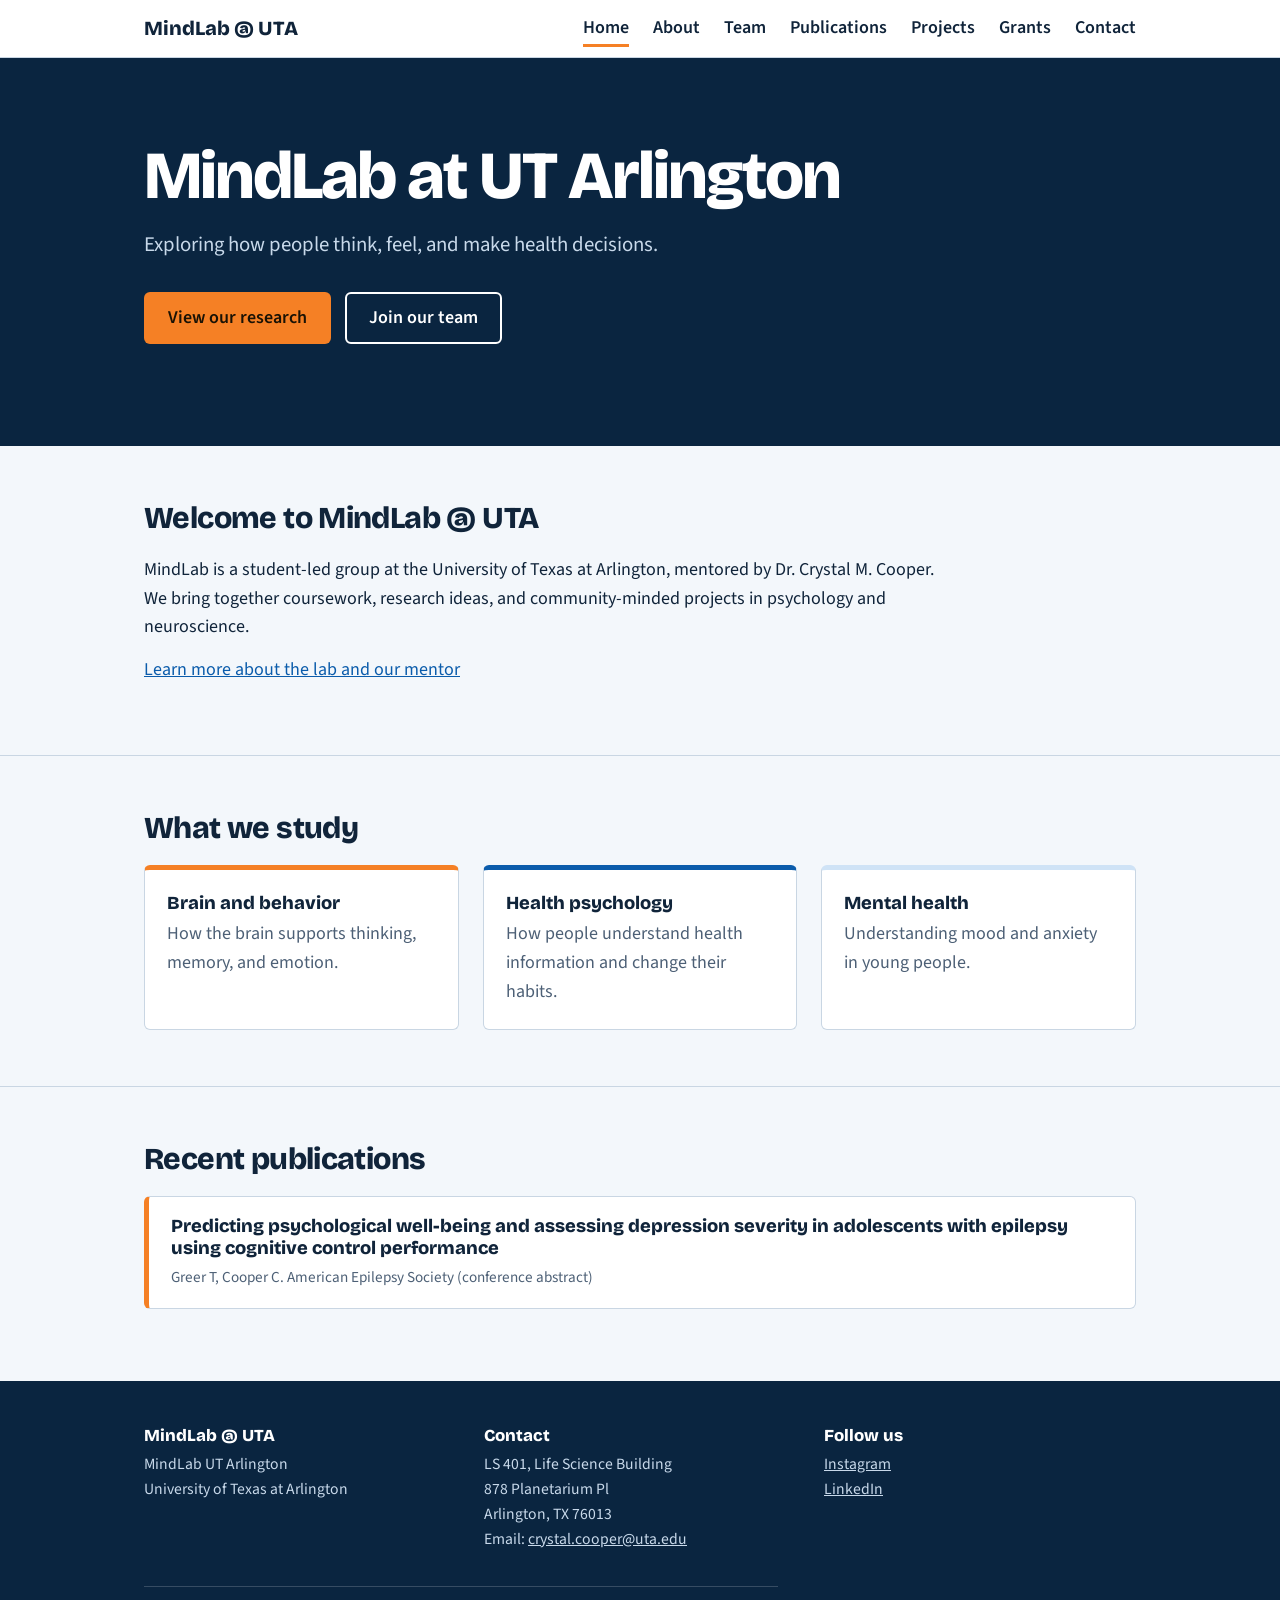
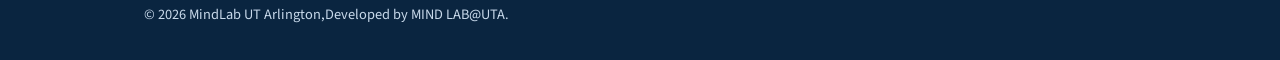
<file: index.html>
<!DOCTYPE html>
<html lang="en">
<head>
<meta charset="utf-8">
<meta name="viewport" content="width=device-width, initial-scale=1">
<title>MindLab @ UTA - Home</title>
<link rel="stylesheet" href="https://fonts.googleapis.com/css2?family=Bricolage+Grotesque:opsz,wght@12..96,500;12..96,800&family=Source+Sans+3:wght@400;600&display=swap">
<link rel="stylesheet" href="style.css">
</head>
<body>
<header class="site-header">
  <div class="wrap">
    <a class="brand" href="index.html">MindLab @ UTA</a>
    <nav aria-label="Main">
      <a href="index.html" class="active">Home</a>
      <a href="about.html">About</a>
      <a href="team.html">Team</a>
      <a href="publications.html">Publications</a>
      <a href="projects.html">Projects</a>
      <a href="grants.html">Grants</a>
      <a href="contact.html">Contact</a>
    </nav>
  </div>
</header>
<div class="hero">
  <div class="wrap">
    <!-- EDIT: main headline and tagline -->
    <h1>MindLab at UT Arlington</h1>
    <p>Exploring how people think, feel, and make health decisions.</p>
    <a class="btn" href="projects.html">View our research</a>
    <a class="btn alt" href="contact.html">Join our team</a>
  </div>
</div>
<main>
<section>
  <div class="wrap">
    <!-- EDIT: welcome paragraph -->
    <h2>Welcome to MindLab @ UTA</h2>
    <p>MindLab is a student-led group at the University of Texas at Arlington, mentored by Dr. Crystal M. Cooper. We bring together coursework, research ideas, and community-minded projects in psychology and neuroscience.</p>
    <p><a href="about.html">Learn more about the lab and our mentor</a></p>
  </div>
</section>
<section>
  <div class="wrap">
    <h2>What we study</h2>
    <!-- EDIT: three focus areas. Copy a whole <div class="card"> block to add another. -->
    <div class="cards">
      <div class="card"><h3>Brain and behavior</h3><p>How the brain supports thinking, memory, and emotion.</p></div>
      <div class="card"><h3>Health psychology</h3><p>How people understand health information and change their habits.</p></div>
      <div class="card"><h3>Mental health</h3><p>Understanding mood and anxiety in young people.</p></div>
    </div>
  </div>
</section>
<section>
  <div class="wrap">
    <h2>Recent publications</h2>
    <!-- EDIT: replace these with your lab's papers. Copy a whole <div class="pub"> block to add another. -->
    <div class="pub">
      <h3>Predicting psychological well-being and assessing depression severity in adolescents with epilepsy using cognitive control performance</h3>
      <p class="meta">Greer T, Cooper C. American Epilepsy Society (conference abstract)</p>
    </div>
</main>

<footer class="site-footer">
  <div class="wrap">
    <div class="cols">
      <div>
        <h3>MindLab @ UTA</h3>
        <p><!-- EDIT: lab full name -->MindLab UT Arlington<br>University of Texas at Arlington</p>
      </div>
      <div>
        <h3>Contact</h3>
        <p><!-- EDIT: room, address, email -->LS 401, Life Science Building<br>878 Planetarium Pl<br>Arlington, TX 76013<br>Email: <a href="mailto:crystal.cooper@uta.edu">crystal.cooper@uta.edu</a></p>
      </div>
      <div>
        <h3>Follow us</h3>
        <p><!-- EDIT: replace # with your real links --><a href="#">Instagram</a><br><a href="#">LinkedIn</a></p>
      </div>
    </div>
    <p class="copy">&copy; 2026 MindLab UT Arlington,Developed by MIND LAB@UTA.</p>
  </div>
</footer>
</body>
</html>
</file>
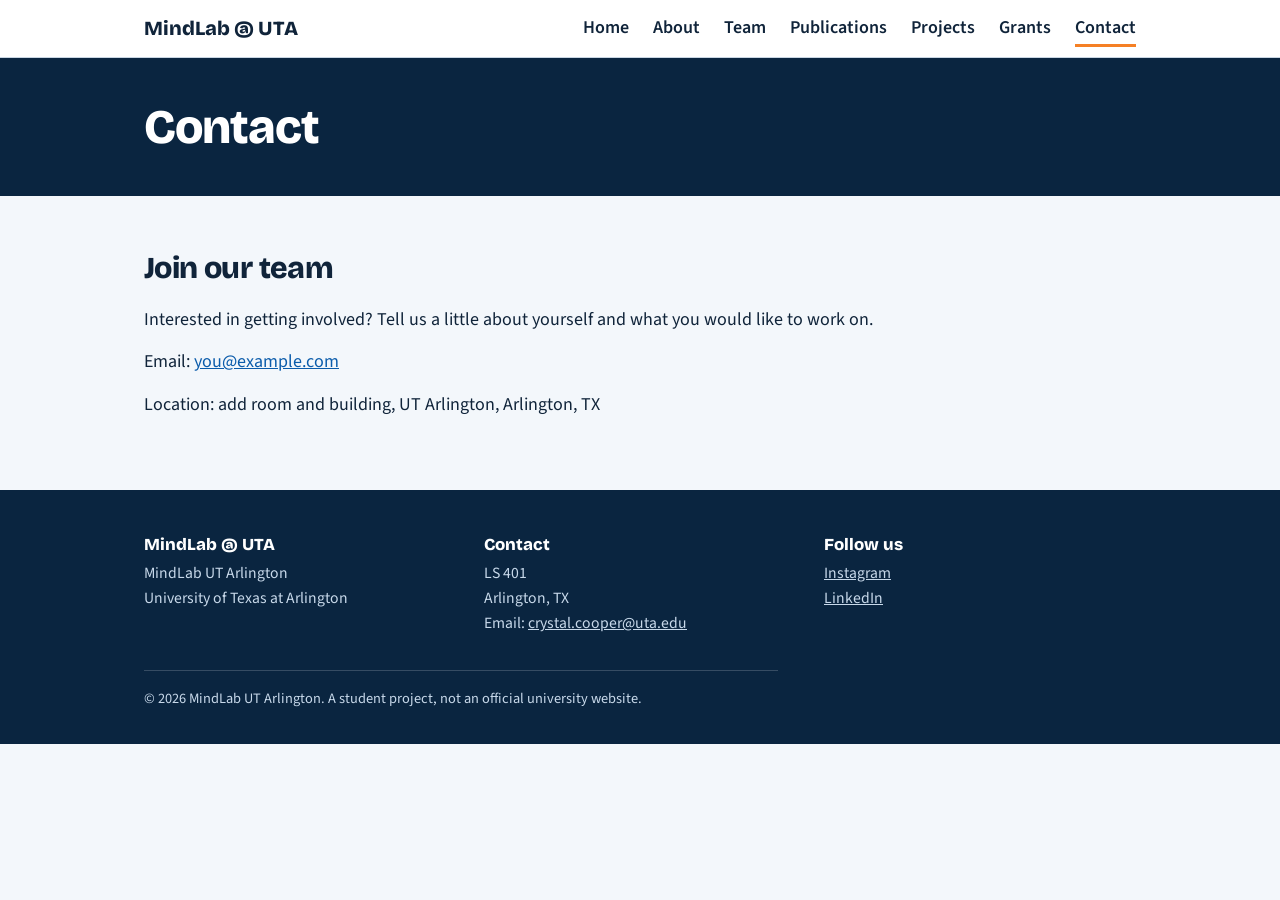
<file: contact.html>
<!DOCTYPE html>
<html lang="en">
<head>
<meta charset="utf-8">
<meta name="viewport" content="width=device-width, initial-scale=1">
<title>Contact - MindLab @ UTA</title>
<link rel="stylesheet" href="https://fonts.googleapis.com/css2?family=Bricolage+Grotesque:opsz,wght@12..96,500;12..96,800&family=Source+Sans+3:wght@400;600&display=swap">
<link rel="stylesheet" href="style.css">
</head>
<body>
<header class="site-header">
  <div class="wrap">
    <a class="brand" href="index.html">MindLab @ UTA</a>
    <nav aria-label="Main">
      <a href="index.html">Home</a>
      <a href="about.html">About</a>
      <a href="team.html">Team</a>
      <a href="publications.html">Publications</a>
      <a href="projects.html">Projects</a>
      <a href="grants.html">Grants</a>
      <a href="contact.html" class="active">Contact</a>
    </nav>
  </div>
</header>
<div class="page-title"><div class="wrap"><h1>Contact</h1></div></div>
<main>
<section>
  <div class="wrap">
    <h2>Join our team</h2>
    <!-- EDIT: how students can get involved -->
    <p>Interested in getting involved? Tell us a little about yourself and what you would like to work on.</p>
    <p>Email: <a href="mailto:you@example.com">you@example.com</a></p>
    <p>Location: add room and building, UT Arlington, Arlington, TX</p>
  </div>
</section>
</main>

<footer class="site-footer">
  <div class="wrap">
    <div class="cols">
      <div>
        <h3>MindLab @ UTA</h3>
        <p><!-- EDIT: lab full name -->MindLab UT Arlington<br>University of Texas at Arlington</p>
      </div>
      <div>
        <h3>Contact</h3>
        <p><!-- EDIT: room, address, email -->LS 401<br>Arlington, TX<br>Email: <a href="crystal.cooper@uta.edu">crystal.cooper@uta.edu</a></p>
      </div>
      <div>
        <h3>Follow us</h3>
        <p><!-- EDIT: replace # with your real links --><a href="#">Instagram</a><br><a href="#">LinkedIn</a></p>
      </div>
    </div>
    <p class="copy">&copy; 2026 MindLab UT Arlington. A student project, not an official university website.</p>
  </div>
</footer>
</body>
</html>
</file>
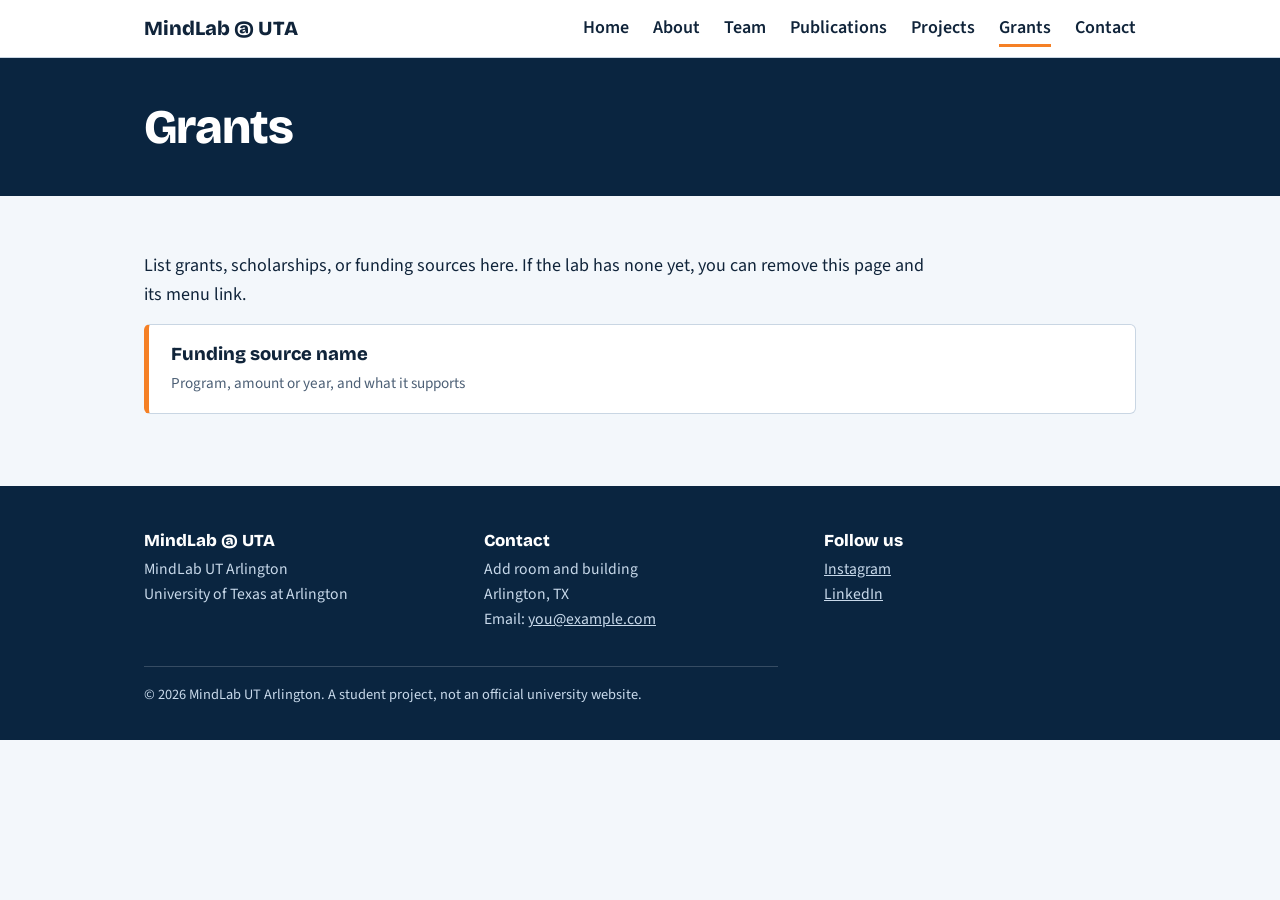
<file: grants.html>
<!DOCTYPE html>
<html lang="en">
<head>
<meta charset="utf-8">
<meta name="viewport" content="width=device-width, initial-scale=1">
<title>Grants - MindLab @ UTA</title>
<link rel="stylesheet" href="https://fonts.googleapis.com/css2?family=Bricolage+Grotesque:opsz,wght@12..96,500;12..96,800&family=Source+Sans+3:wght@400;600&display=swap">
<link rel="stylesheet" href="style.css">
</head>
<body>
<header class="site-header">
  <div class="wrap">
    <a class="brand" href="index.html">MindLab @ UTA</a>
    <nav aria-label="Main">
      <a href="index.html">Home</a>
      <a href="about.html">About</a>
      <a href="team.html">Team</a>
      <a href="publications.html">Publications</a>
      <a href="projects.html">Projects</a>
      <a href="grants.html" class="active">Grants</a>
      <a href="contact.html">Contact</a>
    </nav>
  </div>
</header>
<div class="page-title"><div class="wrap"><h1>Grants</h1></div></div>
<main>
<section>
  <div class="wrap">
    <!-- EDIT: list funding, awards, or delete this page and its link in the menu if you do not need it. -->
    <p>List grants, scholarships, or funding sources here. If the lab has none yet, you can remove this page and its menu link.</p>
    <div class="pub"><h3>Funding source name</h3><p class="meta">Program, amount or year, and what it supports</p></div>
  </div>
</section>
</main>

<footer class="site-footer">
  <div class="wrap">
    <div class="cols">
      <div>
        <h3>MindLab @ UTA</h3>
        <p><!-- EDIT: lab full name -->MindLab UT Arlington<br>University of Texas at Arlington</p>
      </div>
      <div>
        <h3>Contact</h3>
        <p><!-- EDIT: room, address, email -->Add room and building<br>Arlington, TX<br>Email: <a href="mailto:you@example.com">you@example.com</a></p>
      </div>
      <div>
        <h3>Follow us</h3>
        <p><!-- EDIT: replace # with your real links --><a href="#">Instagram</a><br><a href="#">LinkedIn</a></p>
      </div>
    </div>
    <p class="copy">&copy; 2026 MindLab UT Arlington. A student project, not an official university website.</p>
  </div>
</footer>
</body>
</html>
</file>
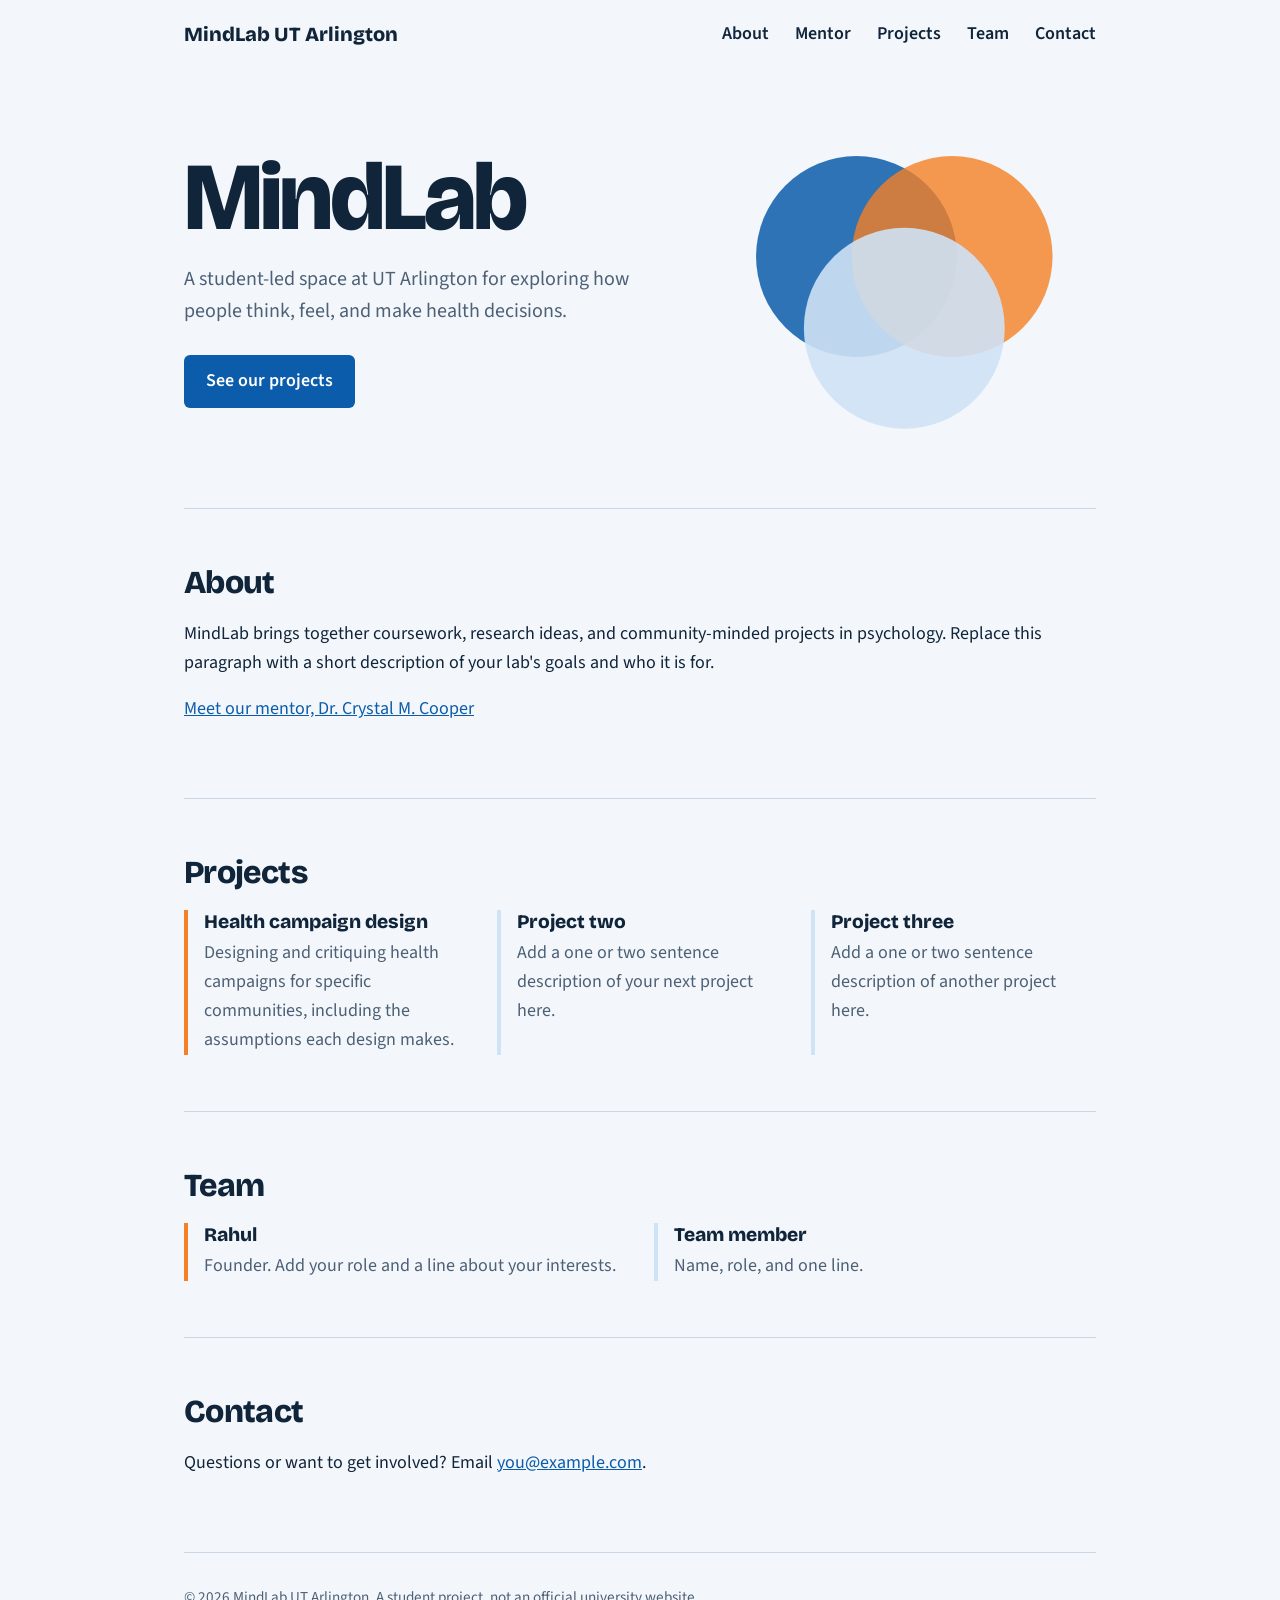
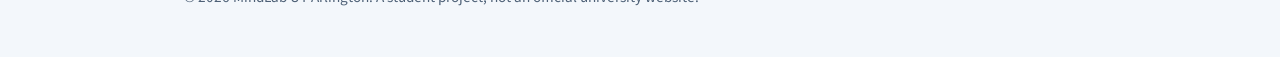
<file: index (1).html>
<!DOCTYPE html>
<html lang="en">
<head>
<meta charset="utf-8">
<meta name="viewport" content="width=device-width, initial-scale=1">
<title>MindLab UT Arlington</title>
<meta name="description" content="MindLab UT Arlington: psychology and health research projects.">
<link rel="stylesheet" href="https://fonts.googleapis.com/css2?family=Bricolage+Grotesque:opsz,wght@12..96,500;12..96,800&family=Source+Sans+3:wght@400;600&display=swap">
<style>
  :root{
    --ink:#10243a; --muted:#4d6076; --paper:#f3f7fb; --blue:#0b5cab; --sky:#cfe3f6; --orange:#f58025; --line:#c9d6e3;
    --head:"Bricolage Grotesque","Segoe UI",Arial,sans-serif; --body:"Source Sans 3","Segoe UI",Arial,sans-serif;
  }
  *{box-sizing:border-box}
  html{scroll-behavior:smooth}
  body{margin:0;background:var(--paper);color:var(--ink);font:18px/1.6 var(--body)}
  a{color:var(--blue)}
  a:focus-visible,button:focus-visible{outline:3px solid var(--orange);outline-offset:3px}
  .wrap{max-width:960px;margin:0 auto;padding:0 24px}
  header.top{display:flex;justify-content:space-between;align-items:center;padding:20px 0}
  .brand{font:800 20px var(--head);color:var(--ink);text-decoration:none}
  nav a{margin-left:22px;color:var(--ink);text-decoration:none;font-weight:600}
  nav a:hover{color:var(--blue)}
  .hero{display:grid;grid-template-columns:1.3fr 1fr;gap:32px;align-items:center;padding:56px 0 72px}
  h1{font:800 clamp(3rem,9vw,6rem)/.95 var(--head);margin:0 0 20px;letter-spacing:-.03em}
  .hero p{font-size:1.25rem;color:var(--muted);max-width:30em;margin:0 0 28px}
  .btn{display:inline-block;background:var(--blue);color:#fff;padding:12px 22px;border-radius:6px;text-decoration:none;font-weight:600}
  .btn:hover{background:#094a8b}
  .hero svg{width:100%;height:auto}
  section{padding:56px 0;border-top:1px solid var(--line)}
  h2{font:800 2rem/1.1 var(--head);margin:0 0 20px;letter-spacing:-.02em}
  .cols{display:grid;grid-template-columns:repeat(auto-fit,minmax(250px,1fr));gap:28px}
  h3{font:800 1.2rem var(--head);margin:0 0 6px}
  .item p{margin:0;color:var(--muted)}
  .item{border-left:4px solid var(--sky);padding-left:16px}
  .item:first-child{border-left-color:var(--orange)}
  footer{padding:32px 0 48px;color:var(--muted);font-size:.95rem;border-top:1px solid var(--line)}
  @media (max-width:720px){.hero{grid-template-columns:1fr;padding-top:24px}.hero svg{max-width:280px}nav a{margin-left:14px}}
</style>
</head>
<body>
<div class="wrap">
  <header class="top">
    <a class="brand" href="#top">MindLab UT Arlington</a>
    <nav aria-label="Main">
      <a href="#about">About</a>
      <a href="mentor.html">Mentor</a>
      <a href="#projects">Projects</a>
      <a href="#team">Team</a>
      <a href="#contact">Contact</a>
    </nav>
  </header>

  <main id="top">
    <div class="hero">
      <div>
        <h1>MindLab</h1>
        <p>A student-led space at UT Arlington for exploring how people think, feel, and make health decisions.</p>
        <a class="btn" href="#projects">See our projects</a>
      </div>
      <svg viewBox="0 0 320 260" role="img" aria-label="Three overlapping circles representing ideas coming together">
        <circle cx="120" cy="110" r="84" fill="#0b5cab" fill-opacity=".85"/>
        <circle cx="200" cy="110" r="84" fill="#f58025" fill-opacity=".8"/>
        <circle cx="160" cy="170" r="84" fill="#cfe3f6" fill-opacity=".9"/>
      </svg>
    </div>

    <section id="about">
      <h2>About</h2>
      <p>MindLab brings together coursework, research ideas, and community-minded projects in psychology. Replace this paragraph with a short description of your lab's goals and who it is for.</p>
      <p><a href="mentor.html">Meet our mentor, Dr. Crystal M. Cooper</a></p>
    </section>

    <section id="projects">
      <h2>Projects</h2>
      <div class="cols">
        <div class="item">
          <h3>Health campaign design</h3>
          <p>Designing and critiquing health campaigns for specific communities, including the assumptions each design makes.</p>
        </div>
        <div class="item">
          <h3>Project two</h3>
          <p>Add a one or two sentence description of your next project here.</p>
        </div>
        <div class="item">
          <h3>Project three</h3>
          <p>Add a one or two sentence description of another project here.</p>
        </div>
      </div>
    </section>

    <section id="team">
      <h2>Team</h2>
      <div class="cols">
        <div class="item"><h3>Rahul</h3><p>Founder. Add your role and a line about your interests.</p></div>
        <div class="item"><h3>Team member</h3><p>Name, role, and one line.</p></div>
      </div>
    </section>

    <section id="contact">
      <h2>Contact</h2>
      <p>Questions or want to get involved? Email <a href="mailto:you@example.com">you@example.com</a>.</p>
    </section>
  </main>

  <footer>© 2026 MindLab UT Arlington. A student project, not an official university website.</footer>
</div>
</body>
</html>
</file>
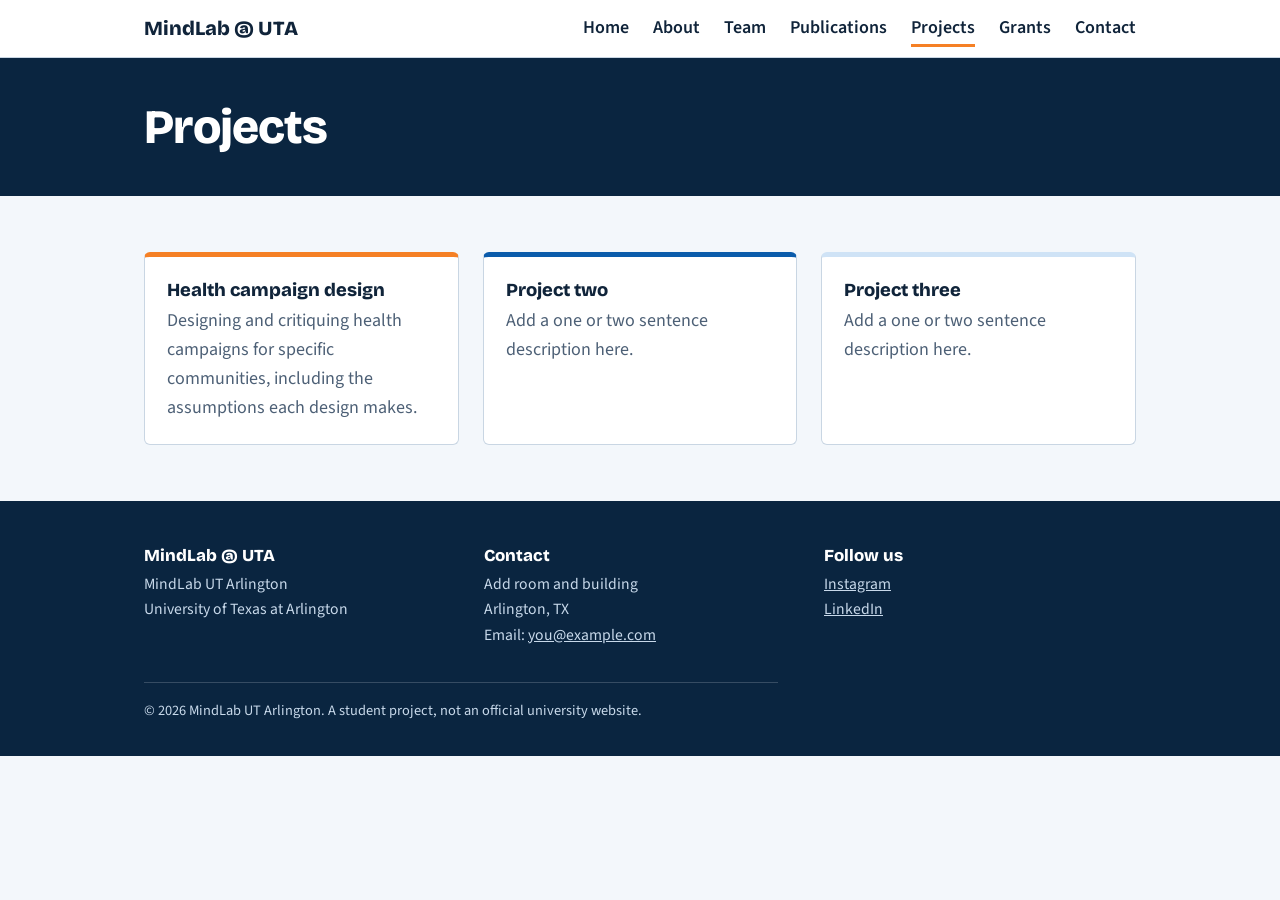
<file: projects.html>
<!DOCTYPE html>
<html lang="en">
<head>
<meta charset="utf-8">
<meta name="viewport" content="width=device-width, initial-scale=1">
<title>Projects - MindLab @ UTA</title>
<link rel="stylesheet" href="https://fonts.googleapis.com/css2?family=Bricolage+Grotesque:opsz,wght@12..96,500;12..96,800&family=Source+Sans+3:wght@400;600&display=swap">
<link rel="stylesheet" href="style.css">
</head>
<body>
<header class="site-header">
  <div class="wrap">
    <a class="brand" href="index.html">MindLab @ UTA</a>
    <nav aria-label="Main">
      <a href="index.html">Home</a>
      <a href="about.html">About</a>
      <a href="team.html">Team</a>
      <a href="publications.html">Publications</a>
      <a href="projects.html" class="active">Projects</a>
      <a href="grants.html">Grants</a>
      <a href="contact.html">Contact</a>
    </nav>
  </div>
</header>
<div class="page-title"><div class="wrap"><h1>Projects</h1></div></div>
<main>
<section>
  <div class="wrap">
    <!-- EDIT: copy a whole <div class="card"> block for each project. -->
    <div class="cards">
      <div class="card"><h3>Health campaign design</h3><p>Designing and critiquing health campaigns for specific communities, including the assumptions each design makes.</p></div>
      <div class="card"><h3>Project two</h3><p>Add a one or two sentence description here.</p></div>
      <div class="card"><h3>Project three</h3><p>Add a one or two sentence description here.</p></div>
    </div>
  </div>
</section>
</main>

<footer class="site-footer">
  <div class="wrap">
    <div class="cols">
      <div>
        <h3>MindLab @ UTA</h3>
        <p><!-- EDIT: lab full name -->MindLab UT Arlington<br>University of Texas at Arlington</p>
      </div>
      <div>
        <h3>Contact</h3>
        <p><!-- EDIT: room, address, email -->Add room and building<br>Arlington, TX<br>Email: <a href="mailto:you@example.com">you@example.com</a></p>
      </div>
      <div>
        <h3>Follow us</h3>
        <p><!-- EDIT: replace # with your real links --><a href="#">Instagram</a><br><a href="#">LinkedIn</a></p>
      </div>
    </div>
    <p class="copy">&copy; 2026 MindLab UT Arlington. A student project, not an official university website.</p>
  </div>
</footer>
</body>
</html>
</file>
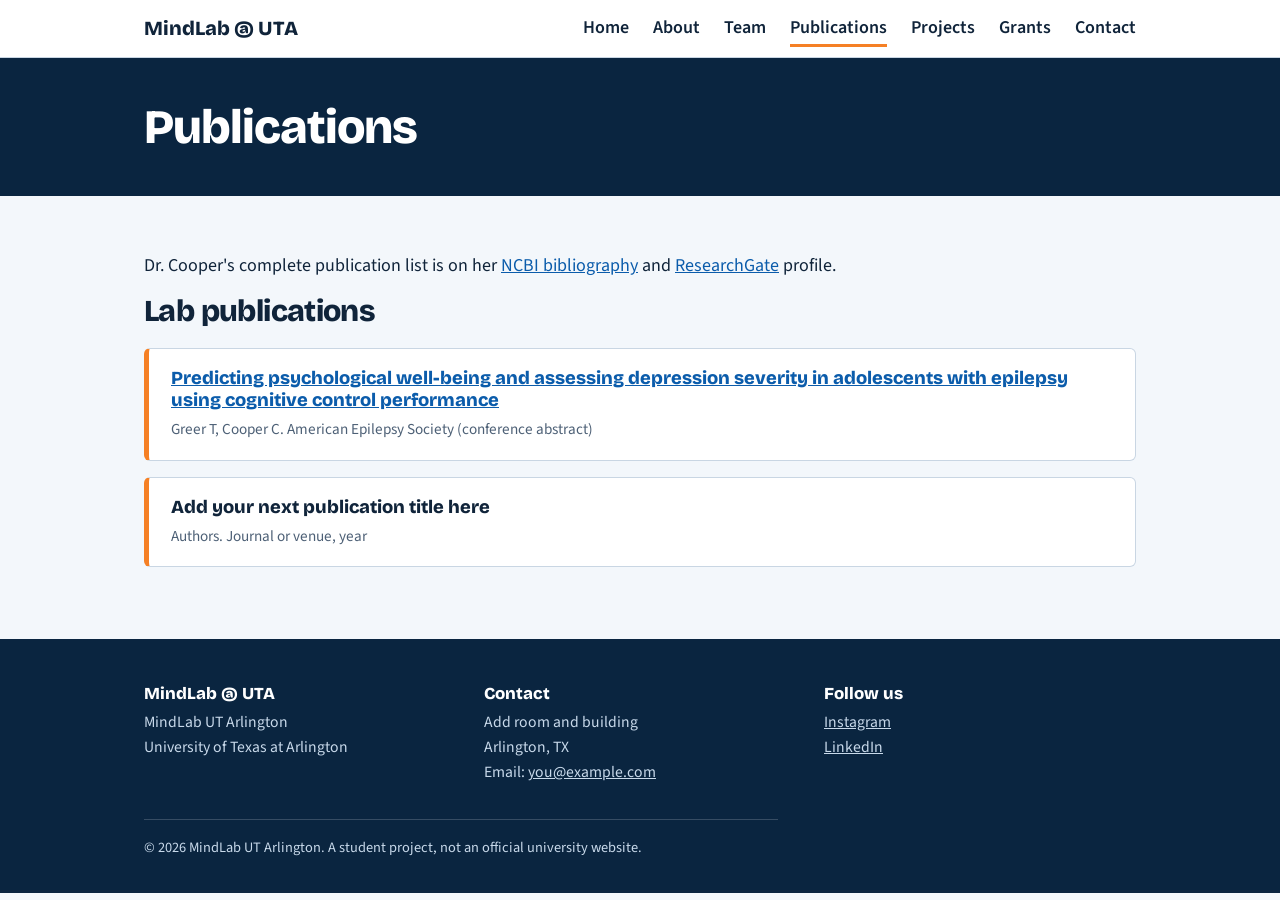
<file: publications.html>
<!DOCTYPE html>
<html lang="en">
<head>
<meta charset="utf-8">
<meta name="viewport" content="width=device-width, initial-scale=1">
<title>Publications - MindLab @ UTA</title>
<link rel="stylesheet" href="https://fonts.googleapis.com/css2?family=Bricolage+Grotesque:opsz,wght@12..96,500;12..96,800&family=Source+Sans+3:wght@400;600&display=swap">
<link rel="stylesheet" href="style.css">
</head>
<body>
<header class="site-header">
  <div class="wrap">
    <a class="brand" href="index.html">MindLab @ UTA</a>
    <nav aria-label="Main">
      <a href="index.html">Home</a>
      <a href="about.html">About</a>
      <a href="team.html">Team</a>
      <a href="publications.html" class="active">Publications</a>
      <a href="projects.html">Projects</a>
      <a href="grants.html">Grants</a>
      <a href="contact.html">Contact</a>
    </nav>
  </div>
</header>
<div class="page-title"><div class="wrap"><h1>Publications</h1></div></div>
<main>
<section>
  <div class="wrap">
    <p>Dr. Cooper's complete publication list is on her <a href="https://www.ncbi.nlm.nih.gov/myncbi/1hkCT-gj9UH57/bibliography/public/">NCBI bibliography</a> and <a href="https://www.researchgate.net/profile/Crystal_Cooper2">ResearchGate</a> profile.</p>
    <h2>Lab publications</h2>
    <!-- EDIT: copy a whole <div class="pub"> block for each paper. -->
    <div class="pub">
      <h3><a href="https://aesnet.org/abstractslisting/predicting-psychological-well-being-and-assessing-depression-severity-in-adolescents-with-epilepsy-using-cognitive-control-performance">Predicting psychological well-being and assessing depression severity in adolescents with epilepsy using cognitive control performance</a></h3>
      <p class="meta">Greer T, Cooper C. American Epilepsy Society (conference abstract)</p>
    </div>
    <div class="pub">
      <h3>Add your next publication title here</h3>
      <p class="meta">Authors. Journal or venue, year</p>
    </div>
  </div>
</section>
</main>

<footer class="site-footer">
  <div class="wrap">
    <div class="cols">
      <div>
        <h3>MindLab @ UTA</h3>
        <p><!-- EDIT: lab full name -->MindLab UT Arlington<br>University of Texas at Arlington</p>
      </div>
      <div>
        <h3>Contact</h3>
        <p><!-- EDIT: room, address, email -->Add room and building<br>Arlington, TX<br>Email: <a href="mailto:you@example.com">you@example.com</a></p>
      </div>
      <div>
        <h3>Follow us</h3>
        <p><!-- EDIT: replace # with your real links --><a href="#">Instagram</a><br><a href="#">LinkedIn</a></p>
      </div>
    </div>
    <p class="copy">&copy; 2026 MindLab UT Arlington. A student project, not an official university website.</p>
  </div>
</footer>
</body>
</html>
</file>
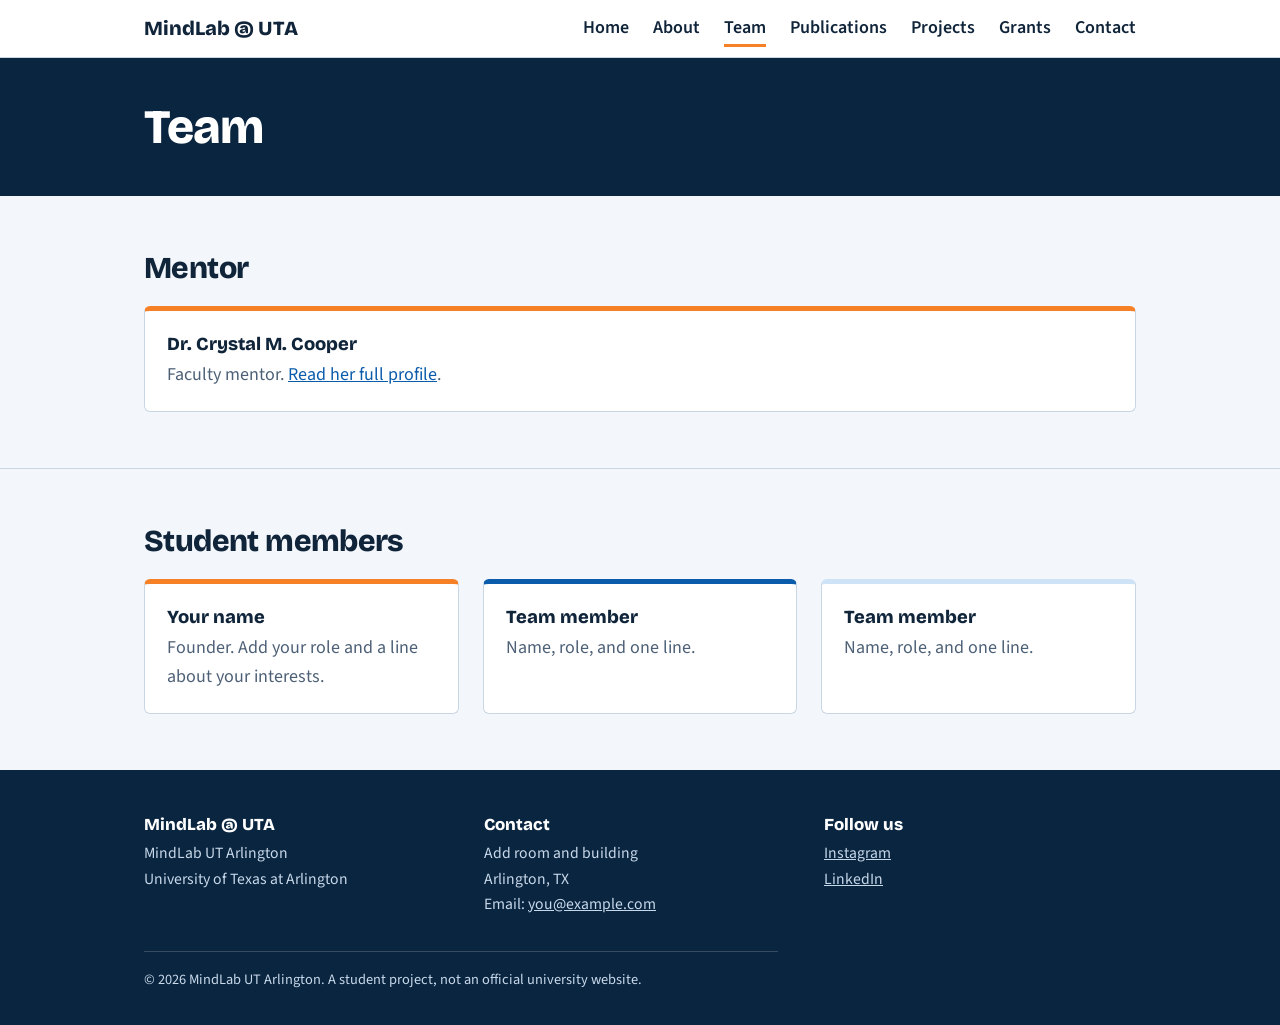
<file: team.html>
<!DOCTYPE html>
<html lang="en">
<head>
<meta charset="utf-8">
<meta name="viewport" content="width=device-width, initial-scale=1">
<title>Team - MindLab @ UTA</title>
<link rel="stylesheet" href="https://fonts.googleapis.com/css2?family=Bricolage+Grotesque:opsz,wght@12..96,500;12..96,800&family=Source+Sans+3:wght@400;600&display=swap">
<link rel="stylesheet" href="style.css">
</head>
<body>
<header class="site-header">
  <div class="wrap">
    <a class="brand" href="index.html">MindLab @ UTA</a>
    <nav aria-label="Main">
      <a href="index.html">Home</a>
      <a href="about.html">About</a>
      <a href="team.html" class="active">Team</a>
      <a href="publications.html">Publications</a>
      <a href="projects.html">Projects</a>
      <a href="grants.html">Grants</a>
      <a href="contact.html">Contact</a>
    </nav>
  </div>
</header>
<div class="page-title"><div class="wrap"><h1>Team</h1></div></div>
<main>
<section>
  <div class="wrap">
    <h2>Mentor</h2>
    <div class="cards">
      <div class="card"><h3>Dr. Crystal M. Cooper</h3><p>Faculty mentor. <a href="about.html#mentor">Read her full profile</a>.</p></div>
    </div>
  </div>
</section>
<section>
  <div class="wrap">
    <h2>Student members</h2>
    <!-- EDIT: one card per person. Copy a whole <div class="card"> block to add another. -->
    <div class="cards">
      <div class="card"><h3>Your name</h3><p>Founder. Add your role and a line about your interests.</p></div>
      <div class="card"><h3>Team member</h3><p>Name, role, and one line.</p></div>
      <div class="card"><h3>Team member</h3><p>Name, role, and one line.</p></div>
    </div>
  </div>
</section>
</main>

<footer class="site-footer">
  <div class="wrap">
    <div class="cols">
      <div>
        <h3>MindLab @ UTA</h3>
        <p><!-- EDIT: lab full name -->MindLab UT Arlington<br>University of Texas at Arlington</p>
      </div>
      <div>
        <h3>Contact</h3>
        <p><!-- EDIT: room, address, email -->Add room and building<br>Arlington, TX<br>Email: <a href="mailto:you@example.com">you@example.com</a></p>
      </div>
      <div>
        <h3>Follow us</h3>
        <p><!-- EDIT: replace # with your real links --><a href="#">Instagram</a><br><a href="#">LinkedIn</a></p>
      </div>
    </div>
    <p class="copy">&copy; 2026 MindLab UT Arlington. A student project, not an official university website.</p>
  </div>
</footer>
</body>
</html>
</file>
<file: style.css>
/* MindLab UT Arlington - shared styles. Change colors in :root below. */
:root{
  --ink:#10243a; --muted:#4d6076; --paper:#f3f7fb; --white:#fff; --blue:#0b5cab; --navy:#0a2540; --sky:#cfe3f6; --orange:#f58025; --line:#c9d6e3;
  --head:"Bricolage Grotesque","Segoe UI",Arial,sans-serif; --body:"Source Sans 3","Segoe UI",Arial,sans-serif;
}
*{box-sizing:border-box}
html{scroll-behavior:smooth}
body{margin:0;background:var(--paper);color:var(--ink);font:18px/1.6 var(--body)}
a{color:var(--blue)}
a:focus-visible{outline:3px solid var(--orange);outline-offset:3px}
.wrap{max-width:1040px;margin:0 auto;padding:0 24px}
p{margin:0 0 14px;max-width:44em}
h2{font:800 1.9rem/1.1 var(--head);margin:0 0 20px;letter-spacing:-.02em}
h3{font:800 1.15rem var(--head);margin:0 0 6px}

/* Header */
.site-header{background:var(--white);border-bottom:1px solid var(--line)}
.site-header .wrap{display:flex;justify-content:space-between;align-items:center;flex-wrap:wrap;gap:8px;padding-top:14px;padding-bottom:14px}
.brand{font:800 20px var(--head);color:var(--ink);text-decoration:none}
.site-header nav a{margin-left:20px;color:var(--ink);text-decoration:none;font-weight:600;padding:4px 0;border-bottom:3px solid transparent}
.site-header nav a:hover{color:var(--blue)}
.site-header nav a.active{border-bottom-color:var(--orange)}

/* Hero */
.hero{background:var(--navy);color:var(--white);padding:84px 0 92px}
.hero h1{font:800 clamp(2.4rem,6vw,4.2rem)/1.02 var(--head);margin:0 0 18px;letter-spacing:-.03em;max-width:14em}
.hero p{font-size:1.3rem;color:#c8d9ea;margin:0 0 30px}
.btn{display:inline-block;background:var(--orange);color:#1a1205;padding:12px 24px;border-radius:6px;text-decoration:none;font-weight:600;margin:0 10px 10px 0}
.btn:hover{background:#ff9444}
.btn.alt{background:transparent;color:var(--white);border:2px solid var(--white);padding:10px 22px}
.btn.alt:hover{background:rgba(255,255,255,.12)}
.btn.blue{background:var(--blue);color:#fff}
.btn.blue:hover{background:#094a8b}
.btn.outline{background:transparent;color:var(--blue);border:2px solid var(--blue);padding:8px 16px;font-size:.95rem}
.btn.outline:hover{background:var(--sky)}

/* Page title band (inner pages) */
.page-title{background:var(--navy);color:var(--white);padding:44px 0}
.page-title h1{font:800 clamp(2rem,5vw,3rem)/1.05 var(--head);margin:0;letter-spacing:-.02em}

/* Sections */
section{padding:56px 0}
section + section{border-top:1px solid var(--line)}
.cards{display:grid;grid-template-columns:repeat(auto-fit,minmax(260px,1fr));gap:24px}
.card{background:var(--white);border:1px solid var(--line);border-top:5px solid var(--sky);border-radius:6px;padding:22px}
.card:nth-child(1){border-top-color:var(--orange)}
.card:nth-child(2){border-top-color:var(--blue)}
.card p{margin:0;color:var(--muted)}
.pub{background:var(--white);border:1px solid var(--line);border-left:5px solid var(--orange);border-radius:6px;padding:18px 22px;margin-bottom:16px}
.pub p{margin:0;color:var(--muted)}
.pub .meta{font-size:.95rem;margin-top:4px}

/* About / mentor */
.mentor{display:grid;grid-template-columns:1.5fr 1fr;gap:40px;align-items:start}
.roles{margin:0 0 18px;padding:0;list-style:none;color:var(--muted)}
.roles li{padding:6px 0 6px 14px;border-left:4px solid var(--sky)}
.roles li:first-child{border-left-color:var(--orange);color:var(--ink);font-weight:600}
.portrait{aspect-ratio:4/5;background:var(--sky);border-radius:8px;display:grid;place-items:center;color:var(--muted);text-align:center;padding:16px;font-size:.95rem}
.portrait img{width:100%;height:100%;object-fit:cover;border-radius:8px}
.entry{display:grid;grid-template-columns:150px 1fr;gap:20px;padding:12px 0}
.entry .when{color:var(--muted);font-weight:600}
.entry p{margin:0;color:var(--muted)}
ul.plain{margin:0;padding-left:20px;max-width:44em}
ul.plain li{margin-bottom:10px}
.awards{display:grid;grid-template-columns:repeat(auto-fit,minmax(220px,1fr));gap:20px}
.award{border-left:4px solid var(--orange);padding-left:14px}
.award p{margin:0;color:var(--muted);font-size:.95rem}

/* Footer */
.site-footer{background:var(--navy);color:#c8d9ea;padding:44px 0 28px;font-size:.98rem}
.site-footer h3{color:var(--white);font-size:1.05rem}
.site-footer a{color:#c8d9ea}
.site-footer .cols{display:grid;grid-template-columns:repeat(auto-fit,minmax(220px,1fr));gap:28px}
.site-footer p{margin:0 0 6px}
.site-footer .copy{margin-top:28px;padding-top:16px;border-top:1px solid rgba(255,255,255,.18);font-size:.9rem}

@media (max-width:720px){
  .mentor{grid-template-columns:1fr;gap:24px}
  .portrait{max-width:240px}
  .entry{grid-template-columns:1fr;gap:2px}
  .site-header nav a{margin-left:12px}
  .hero{padding:56px 0 64px}
}
@media (prefers-reduced-motion:no-preference){html{scroll-behavior:smooth}}
</file>
